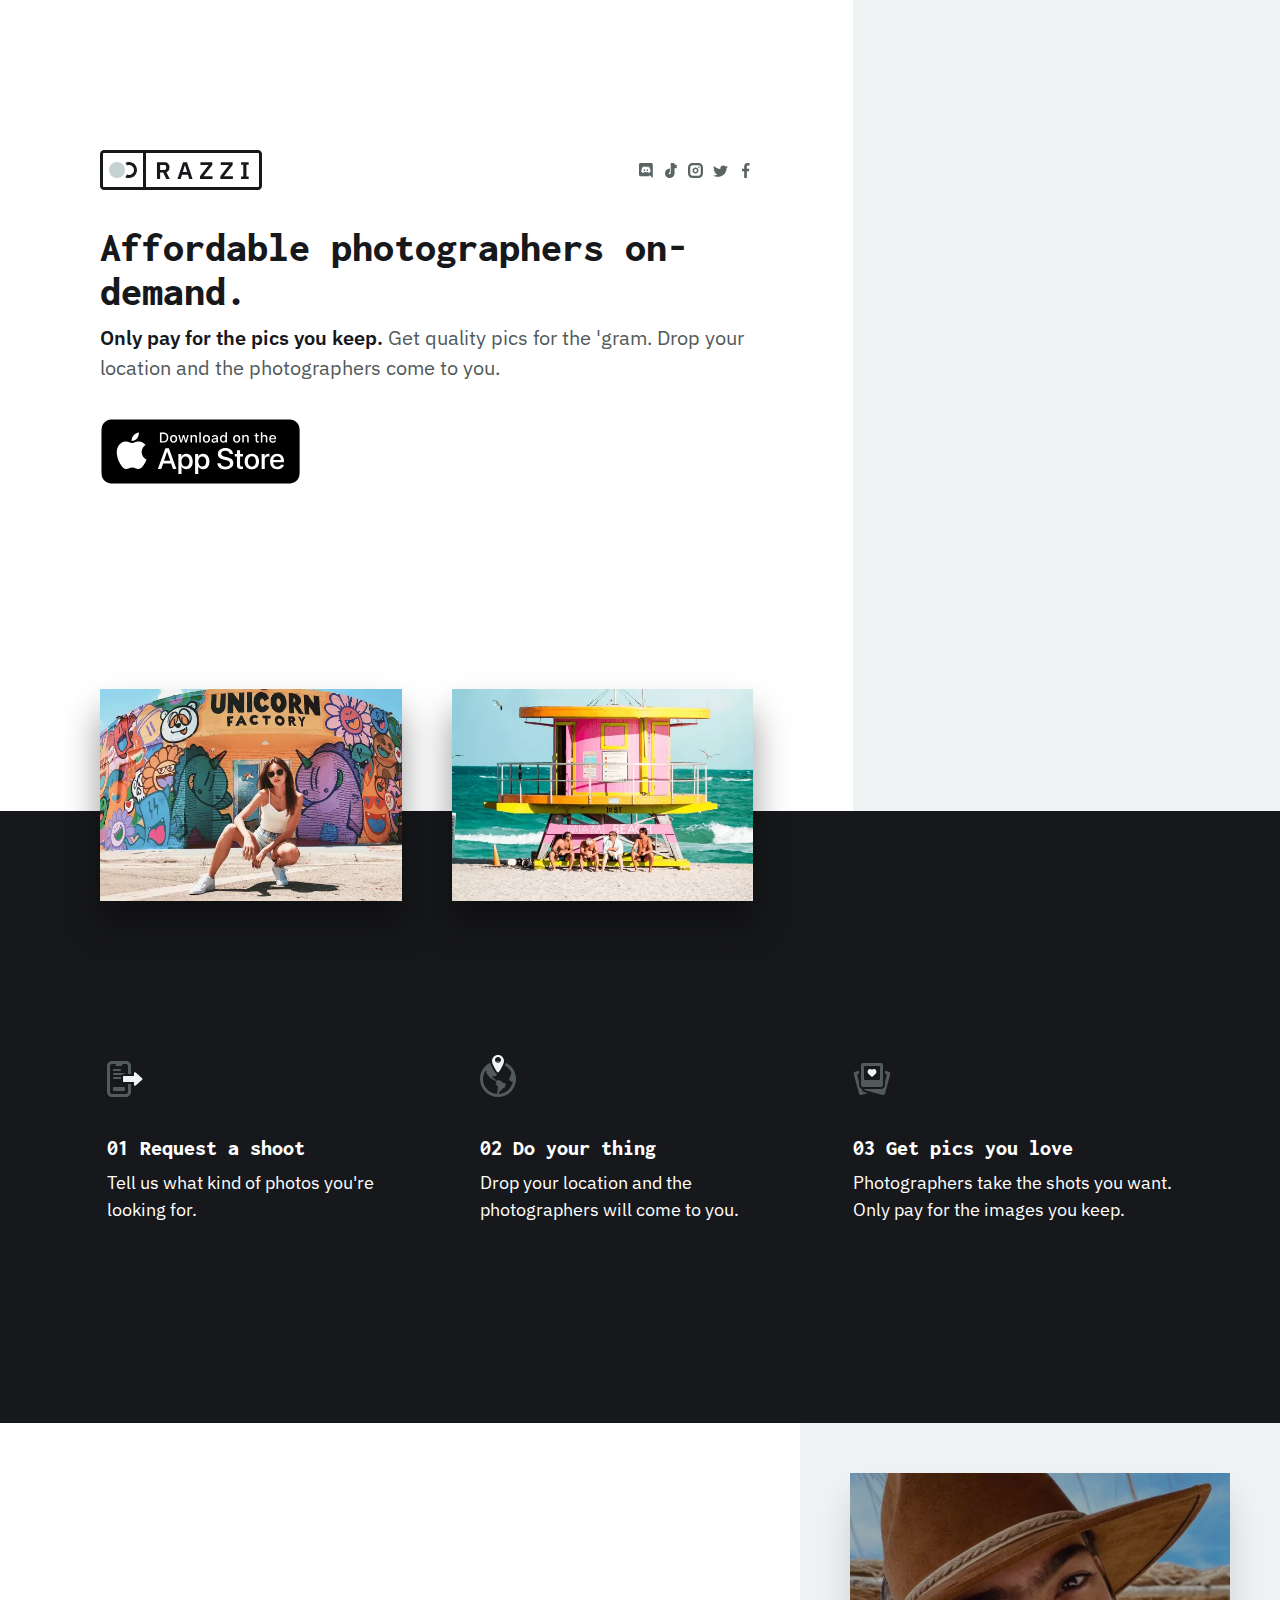
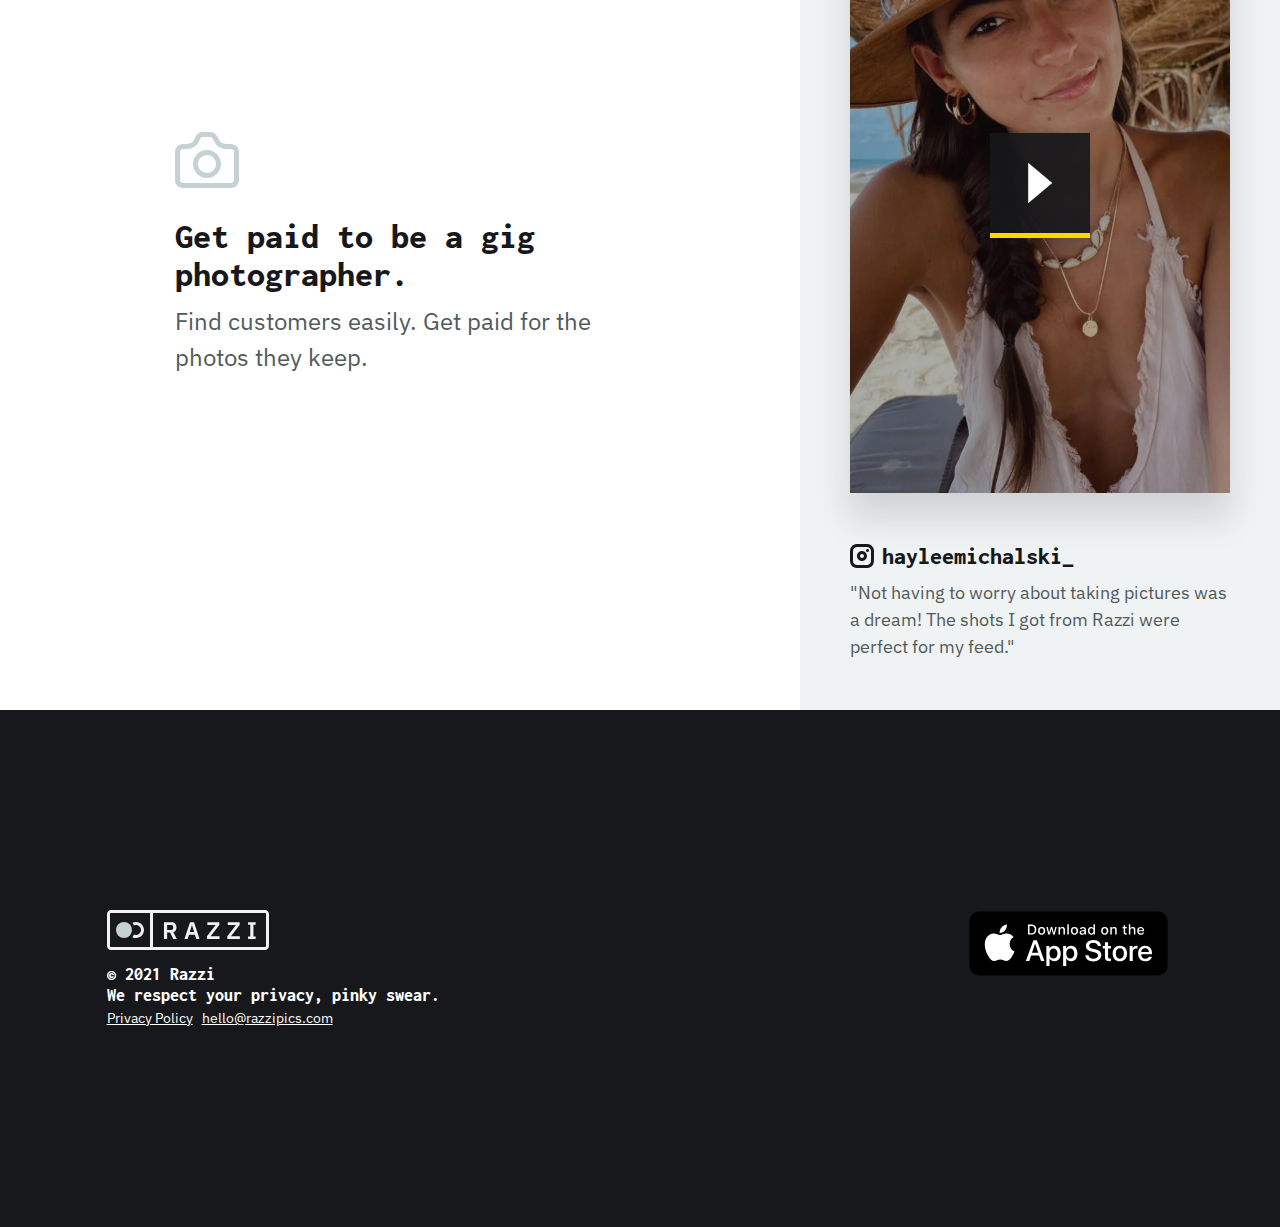
<file: index.html>
<!DOCTYPE html>
<html lang="en">

<head>

  <title>Razzi - Hire affordable photographers on-demand</title>

  <link rel="stylesheet" type="text/css" media="screen" href="css/styles.css" >
  <link rel="icon" type="image/png" href="img/favicon.png">
  <link rel="canonical" href="https://razzipics.com/" />

  <meta name="viewport" content="width=device-width, initial-scale=1, maximum-scale=1, user-scalable=no">
  <meta name="description" content="Hire affordable photographers on-demand with the Razzi mobile app. Made for influencers, request a shoot for free then only pay for the images you keep." >

  <meta property="og:title" content="Razzi - Hire affordable photographers on-demand" />
  <meta property="og:description" content="Hire affordable photographers on-demand with the Razzi mobile app. Made for influencers, request a shoot for free then only pay for the images you keep."/>
  <meta property="og:type" content="website"/>
  <meta property="og:url" content="https://razzipics.com" />
  <meta property="og:image" content="https://razzipics.com/static/razzimeta.jpg" />


  <meta name="twitter:title" content="Razzi - Hire affordable photographers on-demand"/>
  <meta name="twitter:card" content="summary_large_image"/>
  <meta name="twitter:site" content="@razzipics"/>
  <meta name="twitter:url" content="https://razzipics.com"/>
  <meta name="twitter:description" content="Hire affordable photographers on-demand with the Razzi mobile app. Made for influencers, request a shoot for free then only pay for the images you keep."/>
  <meta name="twitter:image" content="https://razzipics.com/static/razzimeta.jpg"/>

</head>

<body>
  <div id="video-modal">
    <a href="#" class="modal-close-btn" onclick="myFunction()">Close</a>
    <video controls preload="auto" id="haylee-video" height="80%" width="auto">
      <source src="https://razzipics.com/static/razzi-promo.mp4" type="video/mp4">
    </video>
  </div>

  <div id="hero">
    <div class="blurb">
      <nav id="social-links">
        <a href="https://discord.com/invite/b6qPKYk4" class="discord" target="_blank"></a>
        <a href="https://www.tiktok.com/@razzipics?lang=en" class="tiktok" target="_blank"></a>
        <a href="https://www.instagram.com/razzipics/" class="instagram" target="_blank"></a>
        <a href="https://twitter.com/TheRazziApp" class="twitter" target="_blank"></a>
        <a href="https://www.facebook.com/Razzi/" class="facebook" target="_blank"></a>
      </nav>
      <h1><a href="https://razzipics.com/">Razzi</a></h1>
      <h2>Affordable photographers on-demand.</h2>
      <p>
        <strong>Only pay for the pics you keep.</strong> Get quality pics for the 'gram. Drop your location and the photographers come to you.
      </p>
      <a href="https://apps.apple.com/us/app/razzi-photographers-on-demand/id1525256631" class="app-store"><img src="img/app-store.svg"></a>
      <a href="#" class="cta vrlps-trigger hide"> Request an invite</a>
      <div class="blurb-images">
        <img src="img/miami-1.webp" alt="Picture of Miami">
        <img src="img/miami-2.webp" alt="Second Picture of Miami">
      </div>
    </div>
    <div class="hero-image">

    </div>
  </div>
  <div id="explainer">
    <ul>
      <li></li>
      <li class="icon-01">
        <img src="img/icon-01.svg" alt="Request a shoot">
        <h3>01 Request a shoot</h3>
        <span>Tell us what kind of photos you're looking for.</span>
      </li>
      <li></li>
      <li class="icon-02">
        <img src="img/icon-02.svg" alt="Request a shoot">
        <h3>02 Do your thing</h3>
        <span>Drop your location and the photographers will come to you.</span>
      </li>
      <li></li>
      <li class="icon-03">
        <img src="img/icon-03.svg" alt="Request a shoot">
        <h3>03 Get pics you love</h3>
        <span>Photographers take the shots you want. Only pay for the images you keep.</span>
      </li>
      <li></li>
    </ul>
  </div>
  <div id="three-thirds">
    <div id="photographers">
      <img src="img/icon-camera.svg" alt="Photographers, get paid.">
      <h3>Get paid to be a gig photographer.</h3>
      <span>Find customers easily. Get paid for the photos they keep.</span>
    </div>
    <div class="video">
      <a class="video-preview" href="#" onclick="myFunction()">
        <div class="play-btn"></div>
      </a>
      <div class="haylee-quote">
        <a href="https://www.instagram.com/hayleemichalski_/" target="_blank">
          <strong>hayleemichalski_</strong>
          <blockquote>"Not having to worry about taking pictures was a dream! The shots I got from Razzi were perfect for my feed."</blockquote>
        </a>
      </div>
    </div>
  </div>
  <footer id="main-footer">
    <div></div>
    <div>
      <a href="https://razzipics.com/" id="footer-logo">Razzi</a>
      <span>&copy; 2021 Razzi</span>
      <span>We respect your privacy, pinky swear.</span>
    <!--  <span class="phone">Chat with Jake: <a href="tel:786-755-1658">(786) 755-1658</a></span> -->
      <a href="privacy.html">Privacy Policy</a>
      <a href="mailto:hello@razzipics.com">hello@razzipics.com</a>
    </div>
    <div class="footer-cta">
      <a href="https://apps.apple.com/us/app/razzi-photographers-on-demand/id1525256631" class="app-store"><img src="img/app-store.svg"></a>
    </div>
    <div></div>
    <div class="bootleg-preload">
      <img src="img/screenshot-find.webp" alt="Find">
      <img src="img/screenshot-request.webp" alt="Request">
      <img src="img/screenshot-purchase.webp" alt="Purcahse">
    </div>
  </footer>


    <!-- Video Player -->
    <script>
    function changeSource() {
   var video = document.getElementById("haylee-video");
   video.setAttribute('src','https://razzipics.com/static/razzi-promo-slower.mp4')
   video.load();
   video.play();
    }
    </script>


    <script>
      function myFunction() {
        var popup = document.getElementById("haylee-video");
        var modal = document.getElementById("video-modal");
        modal.classList.toggle("modal-active");
        if (modal.classList.contains("modal-active")){
          popup.play();
          popup.onstalled = changeSource();
        }
        else{
          popup.pause();
        }
      }
      // document.querySelector("mobile-video").addEventListener("click", myFunction)
    </script>

    <!--

    <!--Forum Code -->

    <script>!function(a,b,c,d,t){var e,f=a.getElementsByTagName("head")[0];if(!a.getElementById(c)){if(e=a.createElement(b),e.id=c,e.setAttribute("data-vrlps-ucid",d),e.setAttribute("data-vrlps-version","2"), e.setAttribute("data-vrlps-template", t),e.src="https://app.viral-loops.com/popup_assets/js/vl_load_v2.min.js",window.ub){jQuery=null,$=null;var g=a.createElement(b);g.src="https://code.jquery.com/jquery-2.2.4.min.js",f.appendChild(g)}f.appendChild(e);var h=a.createElement("link");h.rel="stylesheet",h.type="text/css",h.href="https://app.viral-loops.com/static/vl-loader.css",f.appendChild(h);var i=a.createElement("div");i.id="vl-overlay",i.style.display="none";var j=a.createElement("div");j.id="vl-loader",i.appendChild(j),a.addEventListener("DOMContentLoaded",function(b){a.body.appendChild(i);for(var c=a.getElementsByClassName("vrlps-trigger"),d=0;d<c.length;d++)c[d].removeAttribute("href"),c[d].onclick=function(){a.getElementById("vl-overlay").style.display="block"};var e=a.querySelectorAll("[data-vl-widget='popupTrigger']");[].forEach.call(e,function(b){var c=a.createElement("div");c.className="vl-embedded-cta-loader",b.appendChild(c)})})}}(document,"script","vrlps-js","GtLib8Gu96gNPZY2NVKQGPZBlQM","waitlist");</script>


    <!-- Global site tag (gtag.js) - Google Analytics -->
    <script async src="https://www.googletagmanager.com/gtag/js?id=G-7Z95HG79ZW"></script>
    <script>
    window.dataLayer = window.dataLayer || [];
    function gtag(){dataLayer.push(arguments);}
    gtag('js', new Date());
    gtag('config', 'G-7Z95HG79ZW');
    </script>

    <!-- Hotjar Tracking Code for razzipics.com -->
    <script>
    (function(h,o,t,j,a,r){
    h.hj=h.hj||function(){(h.hj.q=h.hj.q||[]).push(arguments)};
    h._hjSettings={hjid:2057538,hjsv:6};
    a=o.getElementsByTagName('head')[0];
    r=o.createElement('script');r.async=1;
    r.src=t+h._hjSettings.hjid+j+h._hjSettings.hjsv;
    a.appendChild(r);
    })(window,document,'https://static.hotjar.com/c/hotjar-','.js?sv=');
    </script>


  </body>

  </html>
</file>
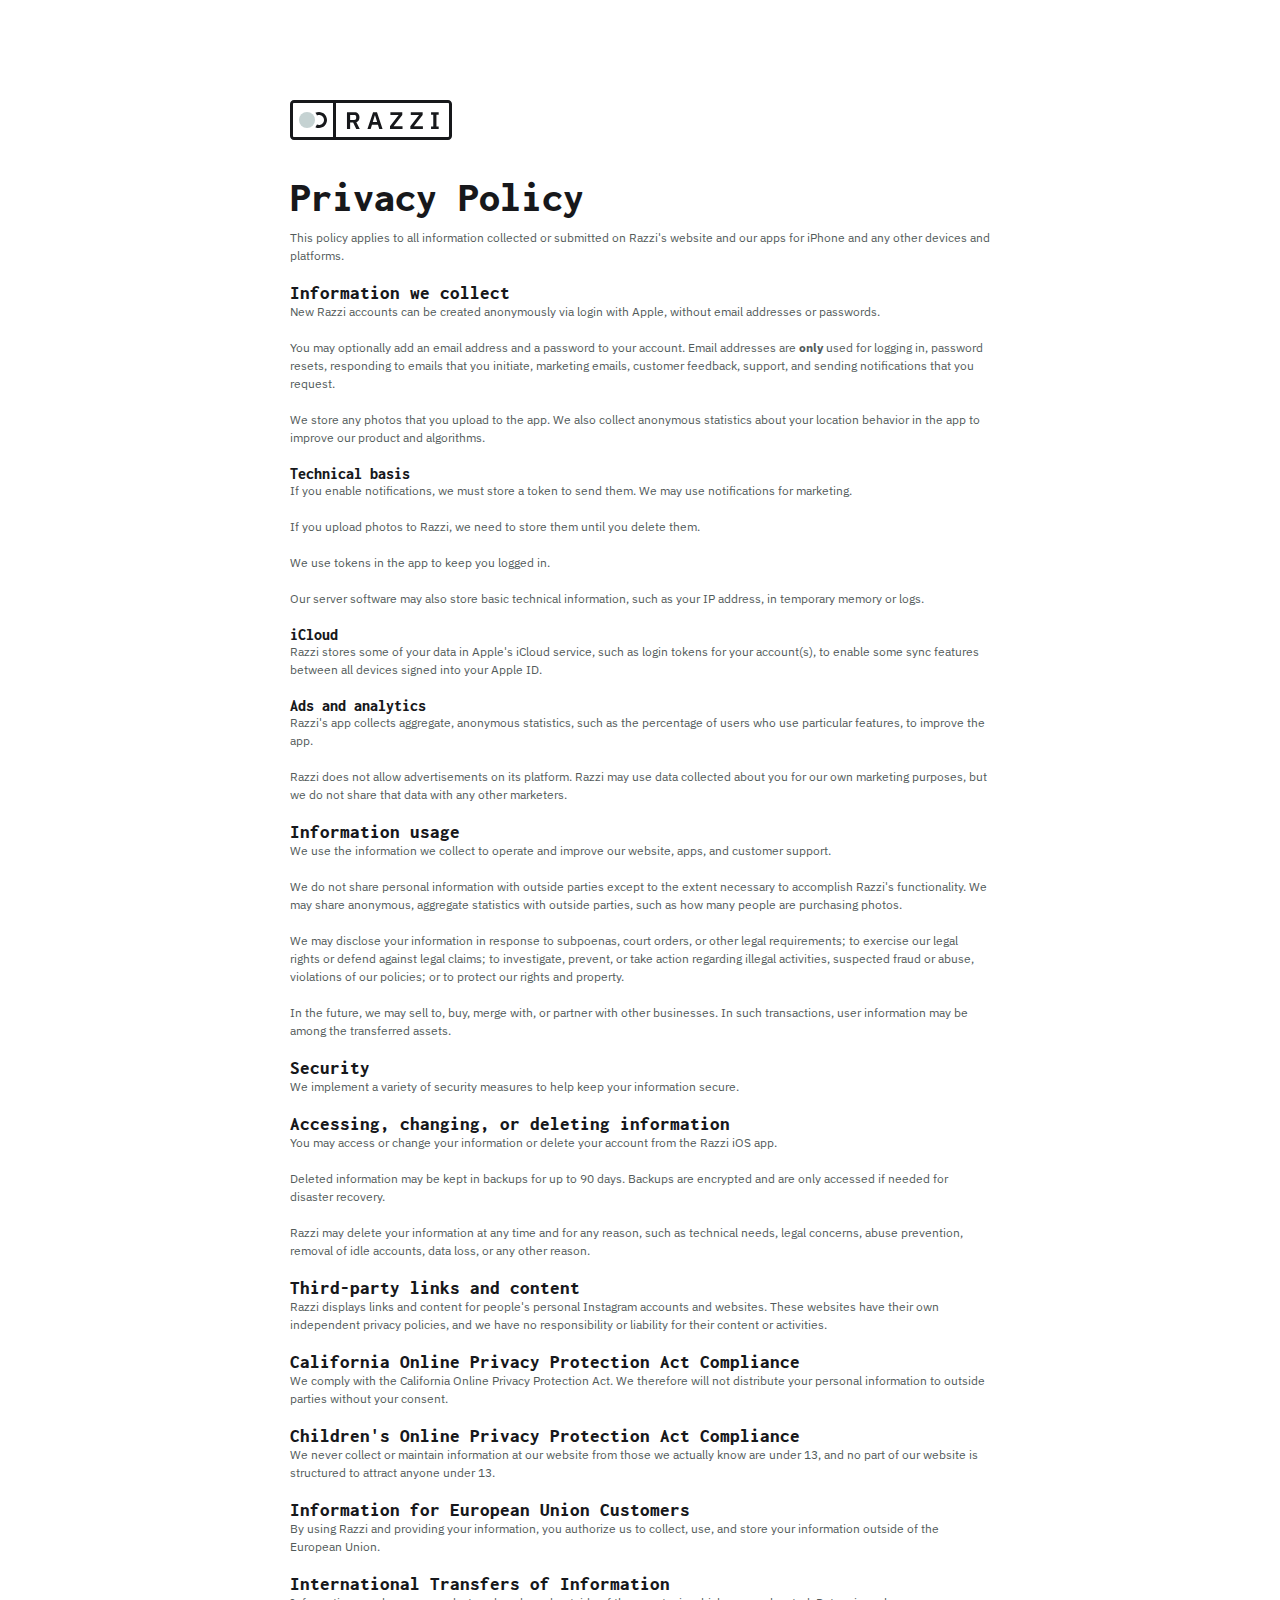
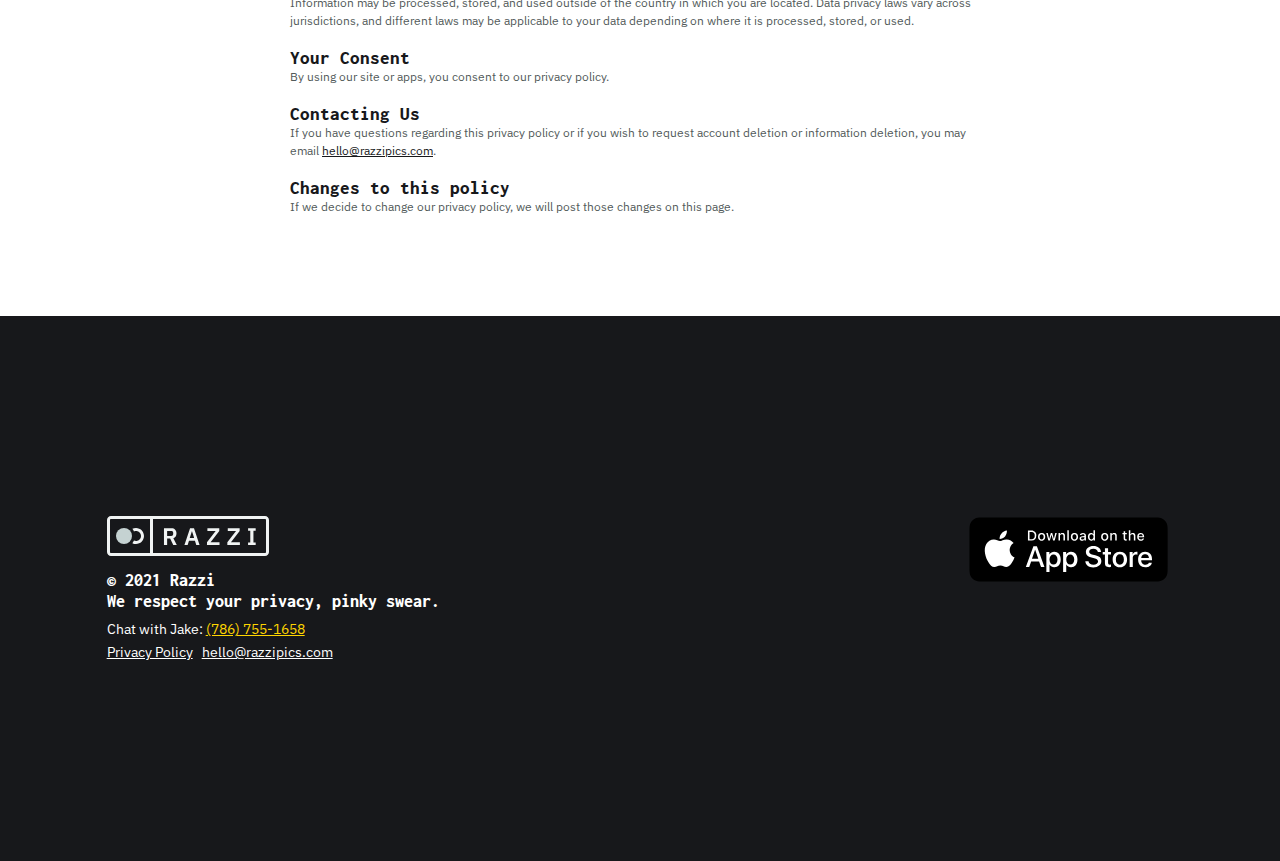
<file: privacy.html>
<!DOCTYPE html>
<html lang="en">
<head>
  <title>Razzi - Privacy Policy</title>
  <link rel="stylesheet" type="text/css" media="screen" href="css/styles.css" >
  <link rel="icon" type="image/png" href="img/favicon.png">
  <link rel="canonical" href="https://razzipics.com/" />
  <meta name="viewport" content="width=device-width, initial-scale=1, maximum-scale=1, user-scalable=no">
  <meta name="description" content="Razzi takes your privacy seriously. We don't share your information or pictures with anyone and our servers are safe from Russian hackers. Your data is safe with us. Pinky swear." >
</head>
<body>
  <div class="static-container">
    <h1><a href="https://razzipics.com/">Razzi</a></h1>
    <h2>Privacy Policy</h2>
    <p>This policy applies to all information collected or submitted on Razzi's website and our apps for iPhone and any other devices and platforms.</p>
    <h3>Information we collect</h3>
    <p>New Razzi accounts can be created anonymously via login with Apple, without email addresses or passwords.</p>
    <p>You may optionally add an email address and a password to your account. Email addresses are <strong>only</strong> used for logging in, password resets, responding to emails that you initiate, marketing emails, customer feedback, support, and sending notifications that you request.</p>
    <p>We store any photos that you upload to the app. We also collect anonymous statistics about your location behavior in the app to improve our product and algorithms.</p>
    <h4>Technical basis</h4>
    <p>If you enable notifications, we must store a token to send them. We may use notifications for marketing.</p>
    <p>If you upload photos to Razzi, we need to store them until you delete them.</p>
    <p>We use tokens in the app to keep you logged in.</p>
    <p>Our server software may also store basic technical information, such as your IP address, in temporary memory or logs.</p>
    <h4>iCloud</h4>
    <p>Razzi stores some of your data in Apple's iCloud service, such as login tokens for your account(s), to enable some sync features between all devices signed into your Apple ID.</p>
    <h4>Ads and analytics</h4>
    <p>Razzi's app collects aggregate, anonymous statistics, such as the percentage of users who use particular features, to improve the app.</p>
    <p>Razzi does not allow advertisements on its platform. Razzi may use data collected about you for our own marketing purposes, but we do not share that data with any other marketers.</p>
    <h3>Information usage</h3>
    <p>We use the information we collect to operate and improve our website, apps, and customer support.</p>
    <p>We do not share personal information with outside parties except to the extent necessary to accomplish Razzi's functionality. We may share anonymous, aggregate statistics with outside parties, such as how many people are purchasing photos.</p>
    <p>We may disclose your information in response to subpoenas, court orders, or other legal requirements; to exercise our legal rights or defend against legal claims; to investigate, prevent, or take action regarding illegal activities, suspected fraud or abuse, violations of our policies; or to protect our rights and property.</p>
    <p>In the future, we may sell to, buy, merge with, or partner with other businesses. In such transactions, user information may be among the transferred assets.</p>
    <h3>Security</h3>
    <p>We implement a variety of security measures to help keep your information secure.</p>
    <h3>Accessing, changing, or deleting information</h3>
    <p>You may access or change your information or delete your account from the Razzi iOS app.</p>
    <p>Deleted information may be kept in backups for up to 90 days. Backups are encrypted and are only accessed if needed for disaster recovery.</p>
    <p>Razzi may delete your information at any time and for any reason, such as technical needs, legal concerns, abuse prevention, removal of idle accounts, data loss, or any other reason.</p>
    <h3>Third-party links and content</h3>
    <p>Razzi displays links and content for people's personal Instagram accounts and websites. These websites have their own independent privacy policies, and we have no responsibility or liability for their content or activities.</p>
    <h3>California Online Privacy Protection Act Compliance</h3>
    <p>We comply with the California Online Privacy Protection Act. We therefore will not distribute your personal information to outside parties without your consent.</p>
    <h3>Children's Online Privacy Protection Act Compliance</h3>
    <p>We never collect or maintain information at our website from those we actually know are under 13, and no part of our website is structured to attract anyone under 13.</p>
    <h3>Information for European Union Customers</h3>
    <p>By using Razzi and providing your information, you authorize us to collect, use, and store your information outside of the European Union.</p>
    <h3>International Transfers of Information</h3>
    <p>Information may be processed, stored, and used outside of the country in which you are located. Data privacy laws vary across jurisdictions, and different laws may be applicable to your data depending on where it is processed, stored, or used.</p>
    <h3>Your Consent</h3>
    <p>By using our site or apps, you consent to our privacy policy.</p>
    <h3>Contacting Us</h3>
    <p>If you have questions regarding this privacy policy or if you wish to request account deletion or information deletion, you may email <a href="mailto:hello@razzipics.com">hello@razzipics.com</a>.</p>
    <h3>Changes to this policy</h3>
    <p>If we decide to change our privacy policy, we will post those changes on this page.</p>
  </div>
  <footer id="main-footer">
    <div></div>
    <div>
      <a href="https://razzipics.com/" id="footer-logo">Razzi</a>
      <span>&copy; 2021 Razzi</span>
      <span>We respect your privacy, pinky swear.</span>
      <span class="phone">Chat with Jake: <a href="tel:786-755-1658">(786) 755-1658</a></span>
      <a href="privacy.html">Privacy Policy</a>
      <a href="mailto:hello@razzipics.com">hello@razzipics.com</a>
    </div>
    <div class="footer-cta">
      <a href="https://apps.apple.com/us/app/razzi-photographers-on-demand/id1525256631" class="app-store"><img src="img/app-store.svg"></a>
    </div>
    <div></div>
  </footer>
</body>
</html>
</file>
<file: css/styles.css>
@import url("https://fonts.googleapis.com/css2?family=IBM+Plex+Sans:wght@300;400;500;600;700&family=Inconsolata:wght@400;600;800&display=swap");
@import url("https://fonts.googleapis.com/css2?family=IBM+Plex+Sans:wght@300;400;500;600;700&display=swap");
.vlns .vl-heading.vl-mb-30,
.vlns .vl-heading {
  font-family: "Inconsolata" !important;
  color: #17181B !important;
  font-weight: 800 !important;
  display: block !important;
  margin: 0 !important;
  margin-bottom: 15px !important;
  font-size: 24px !important;
  text-align: left !important; }

.vlns .vl-heading {
  text-align: center !important; }

#form_firstName,
#form_lastname,
#form_email,
#form_copy {
  border: 2px solid #17181B !important;
  font-family: "IBM Plex Sans", sans-serif !important;
  font-weight: 400 !important;
  border-radius: 0 !important;
  font-size: 18px !important;
  color: #17181B !important;
  font-weight: 500 !important; }

.vl-modal-footer-modern {
  display: none !important; }

#vl_popup_submit {
  padding: 20px 0 !important;
  background: none !important;
  border: none !important;
  font-family: "IBM Plex Sans", sans-serif !important;
  font-family: Inconsolata !important;
  font-weight: 800 !important;
  font-size: 24px !important;
  color: #17181B !important;
  display: inline-block !important;
  padding-bottom: 3px !important;
  border-bottom: 3px solid #FFD600 !important;
  cursor: pointer !important;
  border-radius: 0 !important;
  width: auto !important; }

.vlns.vl-validation-error {
  background: #FF3E3E !important;
  color: #fff !important;
  float: left !important;
  border-radius: 2px !important;
  padding: 5px !important;
  margin: 3px 0 12px !important;
  font-family: "Inconsolata", sans-serif !important;
  font-weight: 600 !important;
  height: auto !important;
  font-size: 12px !important; }

.form-group {
  position: relative !important; }

.vlns .vl-sharing-btn {
  background-color: #17181B !important; }

.vlns .mb-3.vl-mb-15 {
  padding: 5px !important;
  font-family: "Inconsolata" !important;
  color: #17181B !important;
  font-size: 24px !important;
  font-weight: 800 !important; }

.vlns .vl-leaderboard-position {
  background-color: #FFD600 !important;
  padding: 15px !important;
  color: #17181B !important;
  font-family: "Inconsolata", sans-serif !important;
  font-weight: 800 !important; }

.vlns .vl-leaderboard-info {
  background: #F0F3F3 !important;
  padding: 5px !important;
  font-family: "IBM Plex Sans" !important;
  color: #525A5A !important; }

.vlns .table td,
.vlns .vl-leaderboard-heading {
  font-family: "IBM Plex Sans" !important;
  color: #17181B !important;
  font-size: 16px !important;
  font-weight: 600 !important; }

* {
  box-sizing: content-box;
  -webkit-font-smoothing: antialiased;
  -moz-osx-font-smoothing: grayscale; }

body {
  margin: 0;
  font-family: "IBM Plex Sans", sans-serif;
  background: #fff;
  color: #525A5A; }

a {
  text-decoration: none;
  transition: all 0.15s ease-in-out; }

#video-modal {
  background: rgba(23, 24, 27, 0.95);
  height: 100vh;
  width: 100vw;
  text-align: center;
  z-index: 1000;
  position: fixed;
  top: 0;
  left: 0;
  display: none; }
  #video-modal.modal-active {
    display: block; }
  #video-modal .modal-close-btn {
    width: 30px;
    height: 30px;
    background: url(../img/modal-close.svg) 0 0 no-repeat;
    background-size: 30px 30px;
    position: absolute;
    top: 50px;
    right: 50px;
    transition: all 0.15s ease-in-out;
    text-indent: -9999px; }
    #video-modal .modal-close-btn:hover {
      transform: scale(1.1); }
  #video-modal video {
    border: 1px solid rgba(255, 255, 255, 0.1);
    margin: 10vh 0;
    border-radius: 20px; }

#social-links {
  position: absolute;
  top: 13px;
  right: 100px;
  display: grid;
  grid-template-columns: 1fr 1fr 1fr 1fr 1fr;
  gap: 10px; }
  #social-links a {
    display: block;
    height: 15px;
    width: 15px;
    transition: all 0.15s ease-in-out;
    background-position: center center;
    background-repeat: no-repeat; }
    #social-links a:hover {
      transform: translateY(-2px); }
    #social-links a.twitter {
      background-image: url(../img/icon-twitter.svg); }
    #social-links a.facebook {
      background-image: url(../img/icon-facebook.svg); }
    #social-links a.instagram {
      background-image: url(../img/icon-instagram.svg); }
    #social-links a.tiktok {
      background-image: url(../img/icon-tiktok.svg); }
    #social-links a.discord {
      background-image: url(../img/icon-discord.svg); }

.app-store img {
  width: 200px; }

.cta {
  font-family: Inconsolata;
  font-weight: 800;
  font-size: 30px;
  color: #17181B;
  display: inline-block;
  padding-bottom: 3px;
  border-bottom: 3px solid #FFD600;
  cursor: pointer; }
  .cta.hide {
    display: none; }

h1, h2, h3, h4, h5 {
  font-family: Inconsolata;
  font-weight: 800;
  color: #17181B;
  margin: 0; }

p {
  margin: 0; }

#hero {
  display: grid;
  grid-template-columns: 2fr 1fr;
  justify-items: center; }

h1 a {
  display: block;
  text-indent: -9999px;
  background: url(../img/razzi-logo.svg);
  height: 40px;
  width: 162px; }

h2 {
  font-weight: 800;
  font-size: 42px;
  margin: 35px 0 10px; }

.blurb {
  padding: 0 100px;
  margin: 150px 0;
  position: relative; }
  .blurb p {
    font-size: 20px;
    line-height: 150%;
    font-weight: 400;
    margin: 0 0 35px 0;
    color: #525A5A; }
    .blurb p strong {
      font-weight: 600;
      color: #17181B; }
  .blurb .blurb-images {
    display: grid;
    z-index: 10;
    position: relative;
    grid-template-columns: 1fr 1fr;
    column-gap: 50px;
    margin: 200px 0 -240px 0; }
    .blurb .blurb-images img {
      width: 100%;
      box-shadow: 0 24px 34px rgba(0, 0, 0, 0.4); }

.hero-image {
  background-color: #F0F3F3;
  background-size: contain;
  background-position: center center;
  background-repeat: no-repeat;
  width: 100%;
  height: 100%;
  animation: screenshots 12s infinite; }

#explainer {
  z-index: 9;
  position: relative;
  background: #17181B;
  color: #fff;
  padding: 250px 0 200px; }
  #explainer ul {
    padding: 0;
    margin: 0;
    list-style-type: none;
    display: grid;
    grid-template-columns: 2fr 6fr 1fr 6fr 1fr 6fr 2fr; }
    #explainer ul li {
      position: relative;
      padding: 75px 0 0 0; }
      #explainer ul li h3 {
        color: #fff;
        font-size: 22px;
        font-weight: 800;
        margin: 0 0 10px 0; }
      #explainer ul li span {
        font-size: 18px;
        line-height: 27px; }
      #explainer ul li img {
        position: absolute;
        top: 0;
        left: 0; }
      #explainer ul li.icon-02 img {
        top: -6px; }
      #explainer ul li.icon-03 img {
        top: 2px; }

#three-thirds {
  display: grid;
  grid-template-columns: 1fr 480px;
  justify-items: center;
  align-items: center; }

#photographers {
  width: 450px; }
  #photographers h3 {
    font-size: 36px;
    font-weight: 800;
    margin: 25px 0 10px 0; }
  #photographers span {
    font-size: 24px;
    line-height: 36px;
    display: block;
    margin: 0 0 25px 0; }
  #photographers .cta {
    font-size: 24px; }

.video {
  background: #F0F3F3;
  padding: 50px; }

.video-preview {
  width: 380px;
  height: 620px;
  display: block;
  background: url(../img/video.webp) center center no-repeat;
  background-size: 100% auto;
  box-shadow: 0 24px 34px rgba(23, 24, 27, 0.15);
  position: relative; }
  .video-preview .play-btn {
    width: 100px;
    height: 100px;
    position: absolute;
    left: 50%;
    top: 50%;
    margin: -50px;
    background: rgba(23, 24, 27, 0.93) url(../img/play-btn.svg) center center no-repeat;
    border-bottom: 5px solid #FFD600;
    box-shadow: 0 14px 24px rgba(23, 24, 27, 0.3); }

.haylee-quote {
  margin: 50px 0 0 0; }
  .haylee-quote a {
    color: #525A5A; }
    .haylee-quote a strong {
      font-size: 24px;
      padding: 0 0 0 32px;
      background: url(../img/icon-instagram-big.svg) 0 center no-repeat;
      font-weight: 800;
      display: block;
      font-family: "Inconsolata";
      color: #17181B;
      margin: 0 0 10px 0; }
    .haylee-quote a blockquote {
      margin: 0;
      font-size: 18px;
      line-height: 27px; }

#main-footer {
  background: #17181B;
  padding: 200px 0;
  display: grid;
  color: #fff;
  grid-template-columns: 2fr 10fr 10fr 2fr; }
  #main-footer .cta {
    color: #fff;
    text-decoration: none;
    font-weight: 800;
    font-size: 30px; }
  #main-footer .footer-cta {
    text-align: right; }
  #main-footer #footer-logo {
    display: block;
    text-indent: -9999px;
    background: url(../img/razzi-logo-dark.svg);
    height: 40px;
    width: 162px;
    margin: 0 0 15px 0; }
  #main-footer span {
    display: block;
    font-family: "Inconsolata";
    font-size: 18px;
    margin: 0 0 3px 0;
    font-weight: 800; }
    #main-footer span.phone {
      font-size: 14px;
      font-family: "IBM Plex Sans", sans-serif;
      font-weight: 400;
      margin: 10px 0 3px 0; }
      #main-footer span.phone a {
        color: #FFD600; }
  #main-footer a {
    color: #fff;
    text-decoration: underline;
    display: inline-block;
    font-size: 14px;
    margin: 0 5px 0 0; }

.static-container {
  width: 700px;
  margin: 100px auto; }
  .static-container p {
    font-size: 12px;
    line-height: 18px;
    margin-bottom: 18px; }
    .static-container p a {
      color: #17181B;
      text-decoration: underline; }

@media screen and (max-width: 769px) and (orientation: portrait), (max-width: 823px) and (orientation: landscape) {
  .static-container {
    width: auto;
    margin: 0;
    padding: 50px 0;
    padding-left: 25px;
    padding-right: 25px; }

  #video-modal .modal-close-btn {
    width: 16px;
    height: 16px;
    background-size: 16px 16px;
    top: revert;
    bottom: 0;
    right: 0;
    text-align: center;
    width: 100vw;
    text-indent: 0;
    background: none;
    color: #FFD600;
    height: 25vh;
    line-height: 10vh; }
  #video-modal video {
    border-radius: 10px;
    height: 60vh;
    width: auto;
    margin: 5vh 0 25vh; }

  #hero,
  #explainer ul,
  #three-thirds,
  #main-footer {
    display: block; }

  .hero-image {
    height: 500px;
    background-size: auto 100%; }

  h2 {
    font-size: 24px;
    line-height: 30px;
    margin: 20px 0 5px; }

  .blurb {
    background: #fff;
    margin: 50px 0;
    width: auto;
    padding-left: 25px;
    padding-right: 25px; }
    .blurb #social-links {
      right: 25px; }
    .blurb p {
      font-size: 16px;
      line-height: 150%; }
    .blurb .blurb-images {
      display: none; }

  .cta {
    font-size: 20px;
    border-bottom: 2px solid #FFD600; }

  #explainer {
    padding: 100px 25px 50px 25px;
    padding-left: 25px;
    padding-right: 25px; }
    #explainer ul li {
      padding: 0; }
      #explainer ul li.icon-01, #explainer ul li.icon-02, #explainer ul li.icon-03 {
        padding: 60px 0 0 0;
        margin: 0 0 50px 0; }
      #explainer ul li h3 {
        font-size: 20px;
        margin: 0 0 5px 0; }
      #explainer ul li span {
        font-size: 16px;
        line-height: 24px; }

  #photographers {
    width: auto;
    padding: 100px;
    padding-left: 25px;
    padding-right: 25px; }
    #photographers img {
      width: 36px;
      height: auto; }
    #photographers h3,
    #photographers .cta {
      font-size: 20px; }
    #photographers h3 {
      margin: 10px 0 5px 0; }
    #photographers span {
      font-size: 16px;
      line-height: 24px; }

  .video {
    padding: 25px 0 50px 25px;
    padding-left: 25px;
    padding-right: 25px; }
    .video .video-preview {
      width: auto;
      height: 500px;
      background-size: cover;
      background-position: center top; }

  .haylee-quote a {
    font-size: 20px;
    background-size: 20px 20px;
    padding: 0 0 0 28px;
    margin: 0 0 5px 0; }
  .haylee-quote blockquote {
    font-size: 16px;
    line-height: 24px; }

  #main-footer {
    padding: 100px 0;
    padding-left: 25px;
    padding-right: 25px; }
    #main-footer span {
      font-size: 16px; }
    #main-footer a {
      margin: 7px 5px 0 0; }
    #main-footer .footer-cta {
      text-align: left; }
    #main-footer .cta {
      font-size: 20px;
      margin: 20px 0 0 0; } }
.bootleg-preload img {
  position: absolute;
  height: 0;
  margin: 0 999999px 0 -999999px; }

@keyframes screenshots {
  0% {
    background-image: url(../img/screenshot-purchase.webp); }
  32% {
    background-image: url(../img/screenshot-purchase.webp); }
  33% {
    background-image: url(../img/screenshot-find.webp); }
  65% {
    background-image: url(../img/screenshot-find.webp); }
  66% {
    background-image: url(../img/screenshot-request.webp); }
  100% {
    background-image: url(../img/screenshot-request.webp); } }

/*# sourceMappingURL=styles.css.map */
</file>
